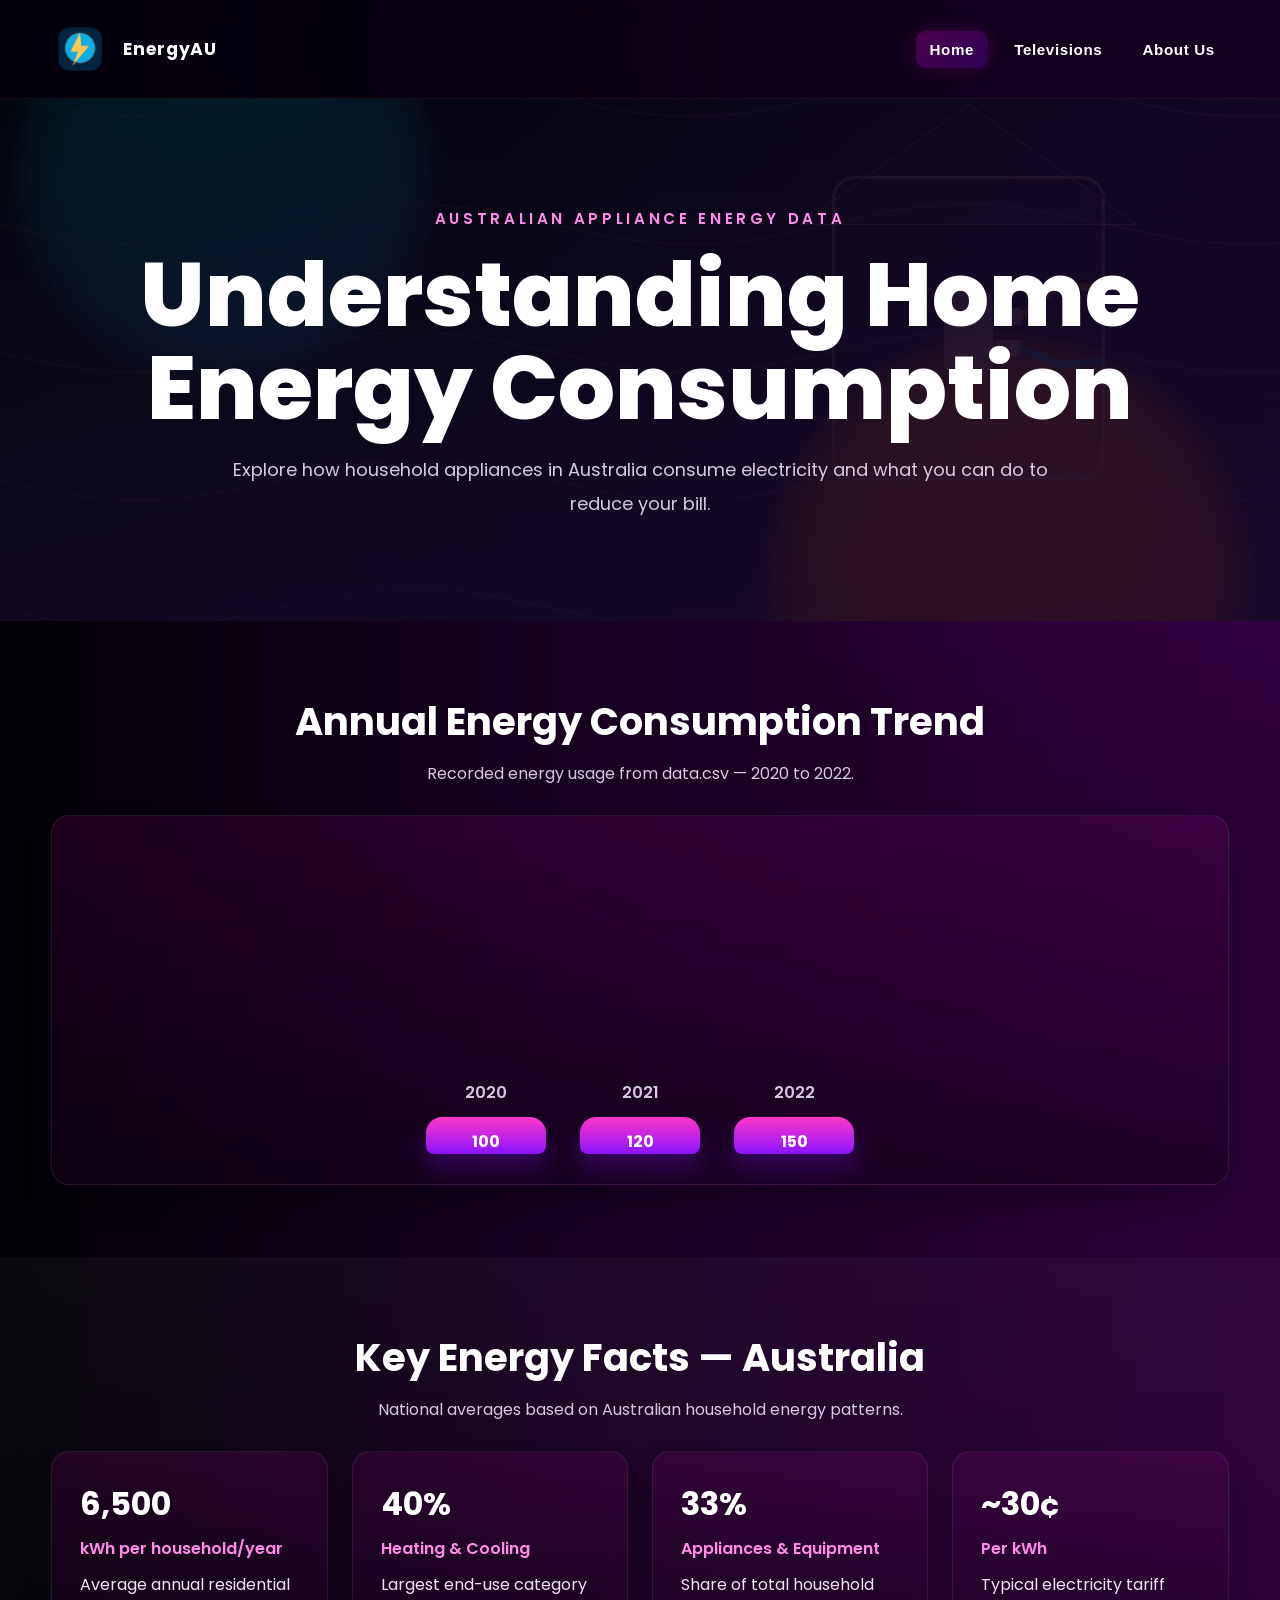
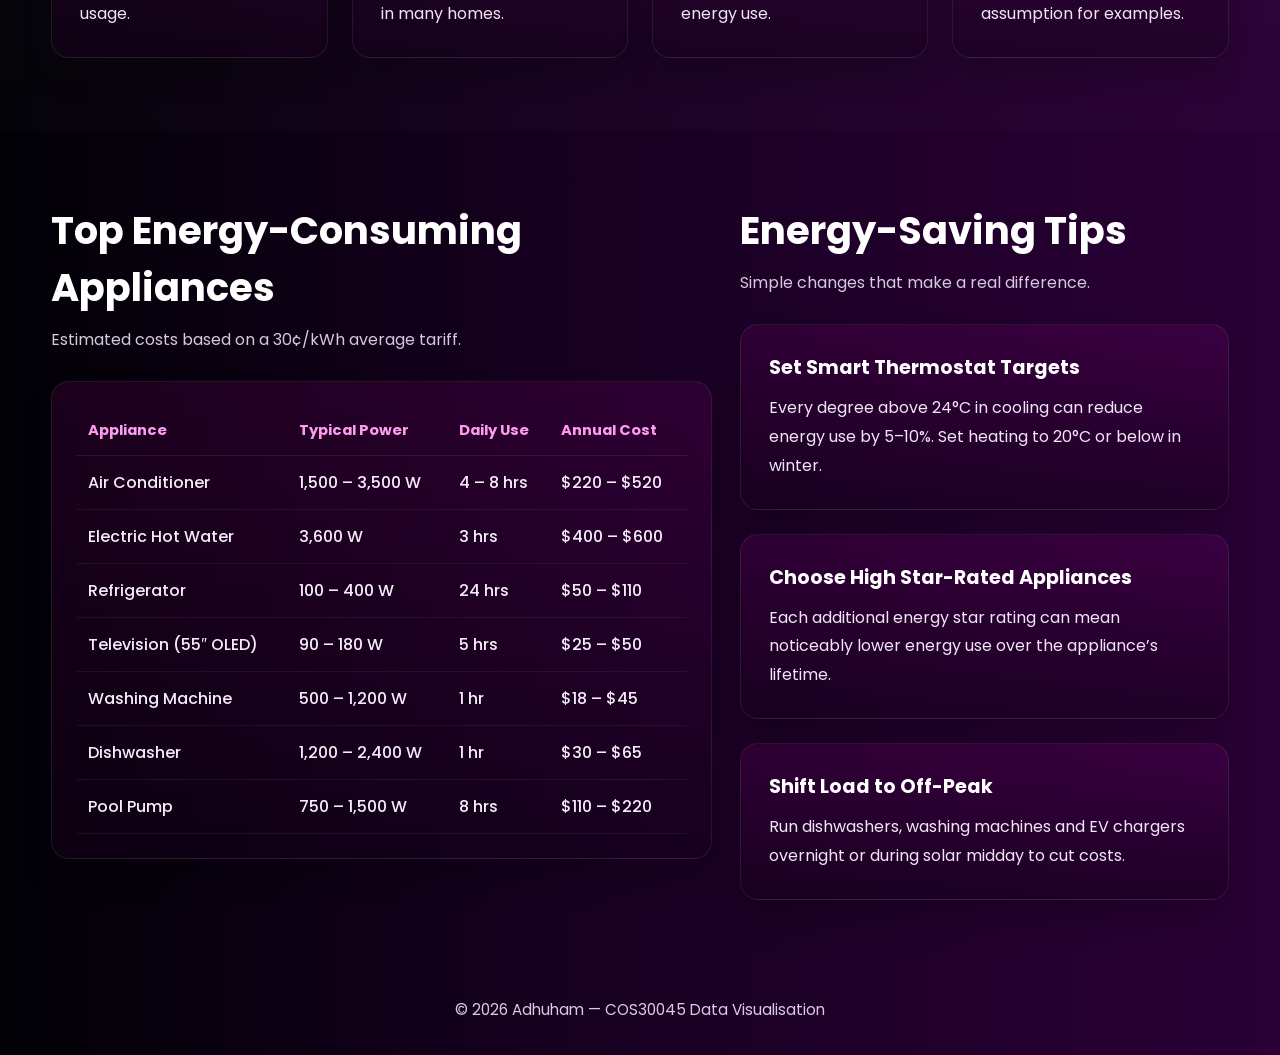
<file: Exercise 0.2/index.html>
<!DOCTYPE html>
<html lang="en">
<head>
  <meta charset="UTF-8" />
  <meta name="viewport" content="width=device-width, initial-scale=1.0" />
  <title>EnergyAU — Home</title>
  <link rel="stylesheet" href="css/styles.css" />
</head>
<body data-page="home">
  <header class="site-header">
    <div class="container header-inner">
      <a class="brand" href="index.html" aria-label="Go to home page">
        <img src="images/PowerIcon.png" alt="EnergyAU logo" class="brand-logo" />
        <span class="brand-name">EnergyAU</span>
      </a>
      <nav class="nav-menu" aria-label="Primary navigation">
        <button class="nav-link" data-link="index.html" data-page="home">Home</button>
        <button class="nav-link" data-link="televisions.html" data-page="televisions">Televisions</button>
        <button class="nav-link" data-link="about.html" data-page="about">About Us</button>
      </nav>
    </div>
  </header>

  <main>
    <section class="hero home-hero">
      <img src="images/hero-home-energy.png" alt="Home energy illustration" class="hero-bg" />
      <div class="hero-overlay"></div>
      <div class="container hero-content centered">
        <p class="eyebrow">Australian Appliance Energy Data</p>
        <h1>Understanding Home Energy Consumption</h1>
        <p class="hero-text">Explore how household appliances in Australia consume electricity and what you can do to reduce your bill.</p>
      </div>
    </section>

    <section class="section">
      <div class="container">
        <div class="section-header">
          <h2>Annual Energy Consumption Trend</h2>
          <p>Recorded energy usage from data.csv — 2020 to 2022.</p>
        </div>
        <div class="chart-card">
          <div class="bars" aria-label="Energy units per year bar chart">
            <div class="bar-wrap"><span class="bar-label">2020</span><div class="bar" style="height: 62%"><span>100</span></div></div>
            <div class="bar-wrap"><span class="bar-label">2021</span><div class="bar" style="height: 75%"><span>120</span></div></div>
            <div class="bar-wrap"><span class="bar-label">2022</span><div class="bar" style="height: 94%"><span>150</span></div></div>
          </div>
        </div>
      </div>
    </section>

    <section class="section alt-section">
      <div class="container">
        <div class="section-header">
          <h2>Key Energy Facts — Australia</h2>
          <p>National averages based on Australian household energy patterns.</p>
        </div>
        <div class="stats-grid">
          <article class="stat-card">
            <strong>6,500</strong>
            <span>kWh per household/year</span>
            <p>Average annual residential usage.</p>
          </article>
          <article class="stat-card">
            <strong>40%</strong>
            <span>Heating & Cooling</span>
            <p>Largest end-use category in many homes.</p>
          </article>
          <article class="stat-card">
            <strong>33%</strong>
            <span>Appliances & Equipment</span>
            <p>Share of total household energy use.</p>
          </article>
          <article class="stat-card">
            <strong>~30¢</strong>
            <span>Per kWh</span>
            <p>Typical electricity tariff assumption for examples.</p>
          </article>
        </div>
      </div>
    </section>

    <section class="section">
      <div class="container two-col">
        <div>
          <div class="section-header left-align">
            <h2>Top Energy-Consuming Appliances</h2>
            <p>Estimated costs based on a 30¢/kWh average tariff.</p>
          </div>
          <div class="table-card">
            <table>
              <thead>
                <tr>
                  <th>Appliance</th>
                  <th>Typical Power</th>
                  <th>Daily Use</th>
                  <th>Annual Cost</th>
                </tr>
              </thead>
              <tbody>
                <tr><td>Air Conditioner</td><td>1,500 – 3,500 W</td><td>4 – 8 hrs</td><td>$220 – $520</td></tr>
                <tr><td>Electric Hot Water</td><td>3,600 W</td><td>3 hrs</td><td>$400 – $600</td></tr>
                <tr><td>Refrigerator</td><td>100 – 400 W</td><td>24 hrs</td><td>$50 – $110</td></tr>
                <tr><td>Television (55″ OLED)</td><td>90 – 180 W</td><td>5 hrs</td><td>$25 – $50</td></tr>
                <tr><td>Washing Machine</td><td>500 – 1,200 W</td><td>1 hr</td><td>$18 – $45</td></tr>
                <tr><td>Dishwasher</td><td>1,200 – 2,400 W</td><td>1 hr</td><td>$30 – $65</td></tr>
                <tr><td>Pool Pump</td><td>750 – 1,500 W</td><td>8 hrs</td><td>$110 – $220</td></tr>
              </tbody>
            </table>
          </div>
        </div>

        <div>
          <div class="section-header left-align">
            <h2>Energy-Saving Tips</h2>
            <p>Simple changes that make a real difference.</p>
          </div>
          <div class="tips-grid single-column">
            <article class="tip-card">
              <h3>Set Smart Thermostat Targets</h3>
              <p>Every degree above 24°C in cooling can reduce energy use by 5–10%. Set heating to 20°C or below in winter.</p>
            </article>
            <article class="tip-card">
              <h3>Choose High Star-Rated Appliances</h3>
              <p>Each additional energy star rating can mean noticeably lower energy use over the appliance’s lifetime.</p>
            </article>
            <article class="tip-card">
              <h3>Shift Load to Off-Peak</h3>
              <p>Run dishwashers, washing machines and EV chargers overnight or during solar midday to cut costs.</p>
            </article>
          </div>
        </div>
      </div>
    </section>
  </main>

  <footer class="site-footer">
    <div class="container footer-inner">
      <p>© <span id="year"></span> Adhuham — COS30045 Data Visualisation</p>
    </div>
  </footer>

  <script src="js/scripts.js"></script>
</body>
</html>
</file>
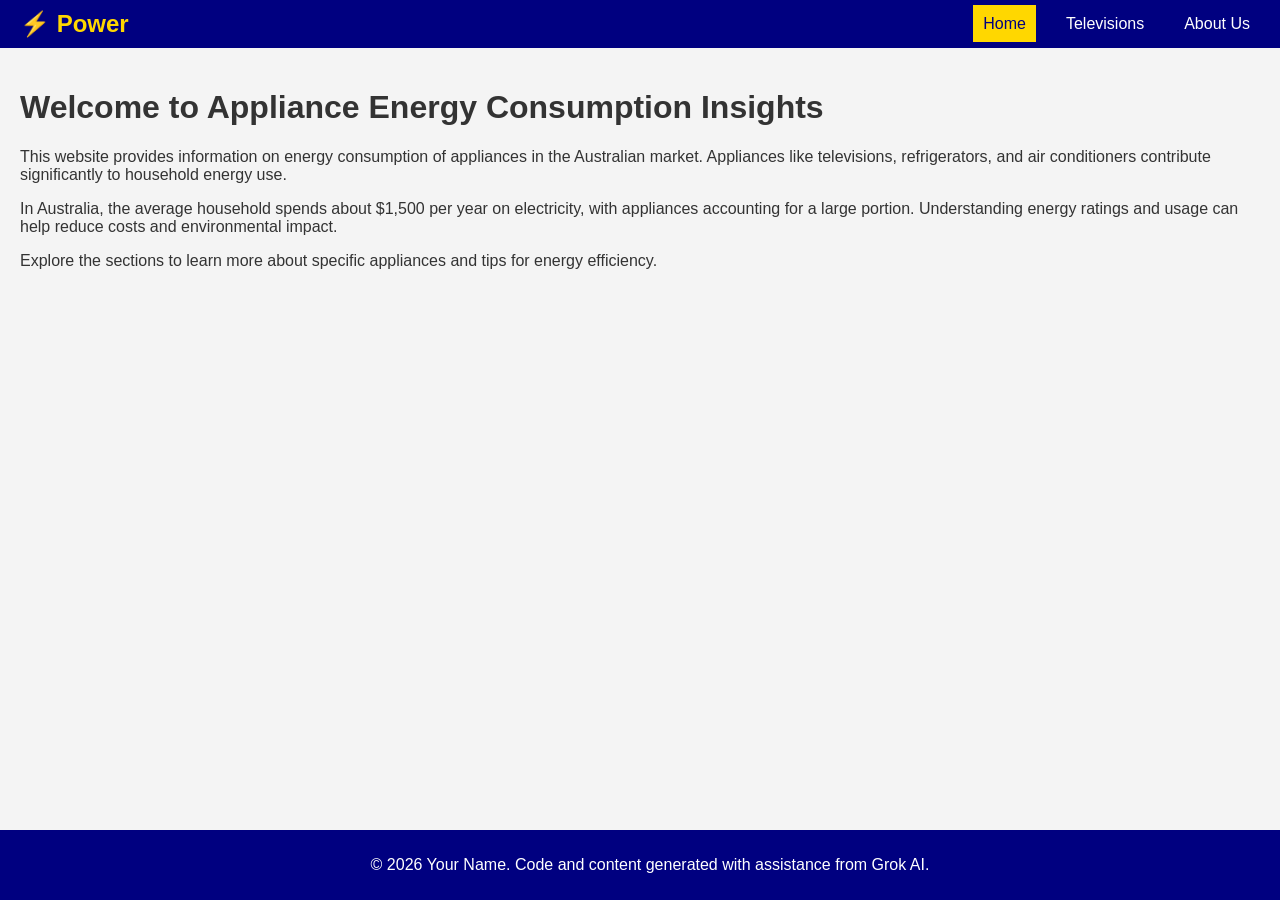
<file: website/index.html>
<!DOCTYPE html>
<html lang="en">
<head>
    <meta charset="UTF-8">
    <meta name="viewport" content="width=device-width, initial-scale=1.0">
    <title>Appliance Energy Consumption</title>
    <link rel="stylesheet" href="style.css">
</head>
<body>
    <header>
        <div class="logo" onclick="goHome()">⚡ Power</div>
        <nav>
            <ul>
                <li><a href="#home" onclick="showPage('home')">Home</a></li>
                <li><a href="#televisions" onclick="showPage('televisions')">Televisions</a></li>
                <li><a href="#about" onclick="showPage('about')">About Us</a></li>
            </ul>
        </nav>
    </header>

    <main>
        <div id="home" class="page active">
            <h1>Welcome to Appliance Energy Consumption Insights</h1>
            <p>This website provides information on energy consumption of appliances in the Australian market. Appliances like televisions, refrigerators, and air conditioners contribute significantly to household energy use.</p>
            <p>In Australia, the average household spends about $1,500 per year on electricity, with appliances accounting for a large portion. Understanding energy ratings and usage can help reduce costs and environmental impact.</p>
            <p>Explore the sections to learn more about specific appliances and tips for energy efficiency.</p>
        </div>

        <div id="televisions" class="page">
            <h1>Television Energy Consumption</h1>
            <p>Televisions are a common appliance in Australian homes. Modern LED TVs are more energy-efficient than older models.</p>
            <p>The average Australian household owns multiple TVs, consuming around 10-15% of household electricity. Choosing energy-rated models can save up to 50% on energy costs.</p>
            <p>Tips: Turn off TVs when not in use, use power-saving modes, and consider screen size for energy efficiency.</p>
        </div>

        <div id="about" class="page">
            <h1>About Us</h1>
            <p>We are dedicated to providing insights into appliance energy consumption in Australia. Our goal is to help consumers make informed decisions to reduce energy bills and environmental footprint.</p>
            <p>This website is part of a data visualization project, showcasing information on household appliances.</p>
        </div>
    </main>

    <footer>
        <p>&copy; 2026 Your Name. Code and content generated with assistance from Grok AI.</p>
    </footer>

    <script src="script.js"></script>
</body>
</html>
</file>
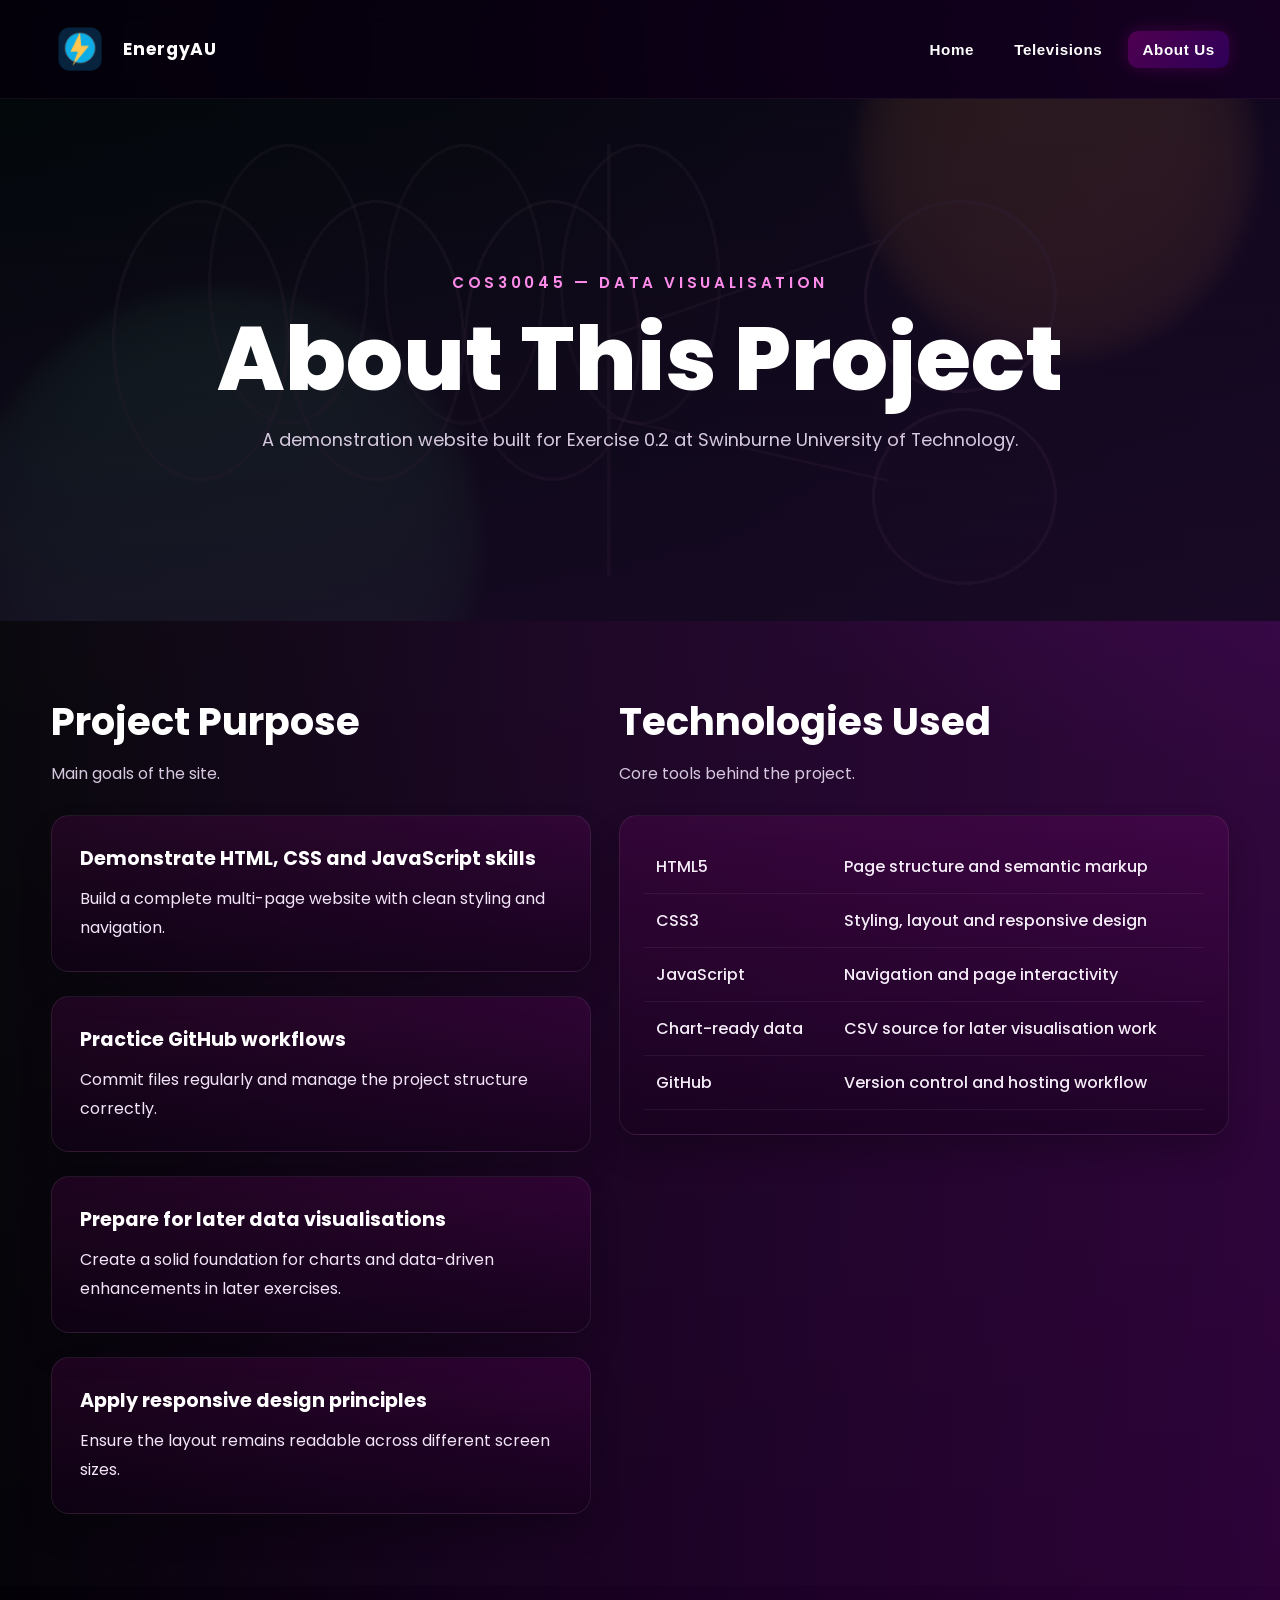
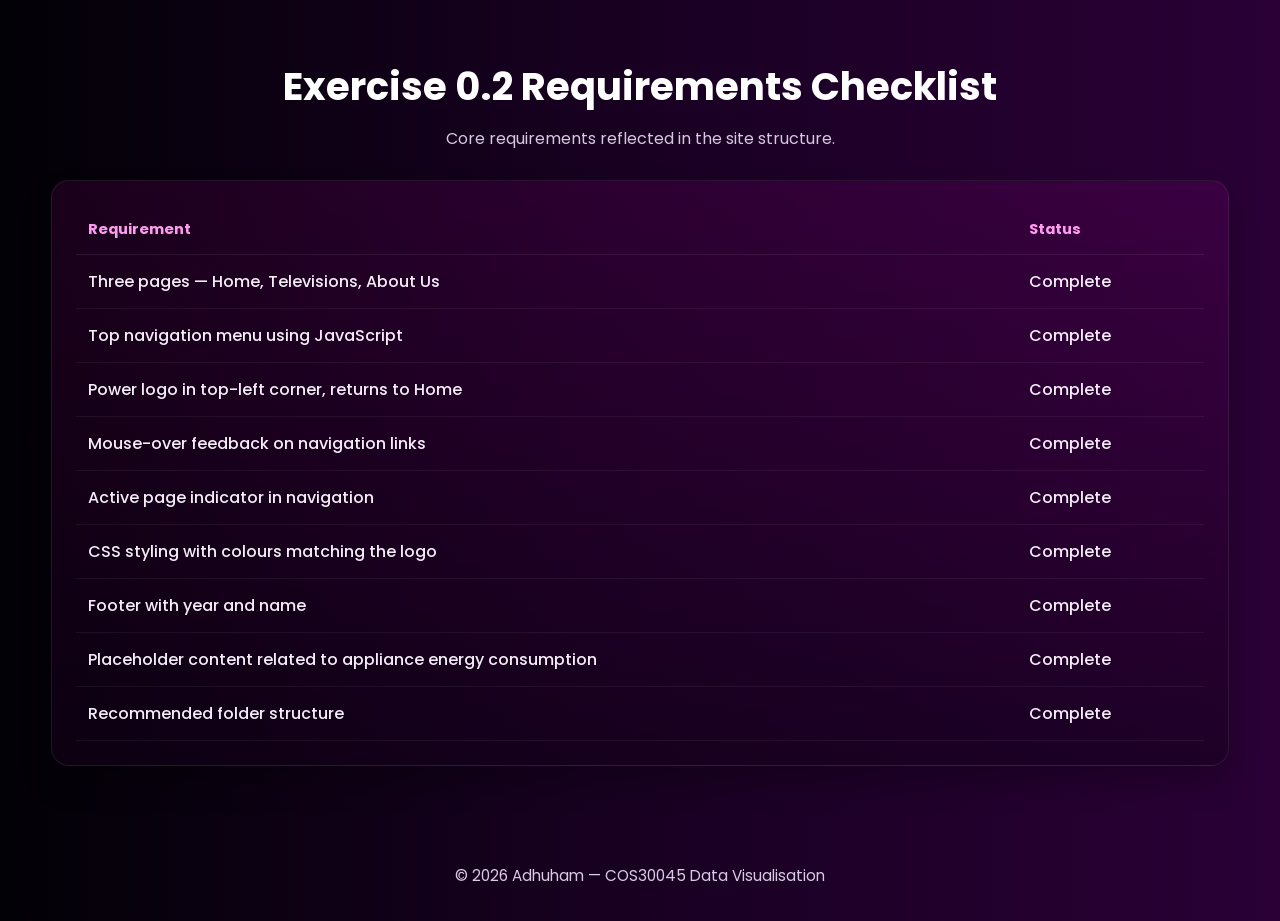
<file: Exercise 0.2/about.html>
<!DOCTYPE html>
<html lang="en">
<head>
  <meta charset="UTF-8" />
  <meta name="viewport" content="width=device-width, initial-scale=1.0" />
  <title>EnergyAU — About Us</title>
  <link rel="stylesheet" href="css/styles.css" />
</head>
<body data-page="about">
  <header class="site-header">
    <div class="container header-inner">
      <a class="brand" href="index.html" aria-label="Go to home page">
        <img src="images/PowerIcon.png" alt="EnergyAU logo" class="brand-logo" />
        <span class="brand-name">EnergyAU</span>
      </a>
      <nav class="nav-menu" aria-label="Primary navigation">
        <button class="nav-link" data-link="index.html" data-page="home">Home</button>
        <button class="nav-link" data-link="televisions.html" data-page="televisions">Televisions</button>
        <button class="nav-link" data-link="about.html" data-page="about">About Us</button>
      </nav>
    </div>
  </header>

  <main>
    <section class="hero about-hero">
      <img src="images/hero-about-sustainability.png" alt="Sustainability illustration" class="hero-bg" />
      <div class="hero-overlay"></div>
      <div class="container hero-content centered">
        <p class="eyebrow">COS30045 — Data Visualisation</p>
        <h1>About This Project</h1>
        <p class="hero-text">A demonstration website built for Exercise 0.2 at Swinburne University of Technology.</p>
      </div>
    </section>

    <section class="section alt-section">
      <div class="container two-col">
        <div>
          <div class="section-header left-align">
            <h2>Project Purpose</h2>
            <p>Main goals of the site.</p>
          </div>
          <div class="tips-grid single-column">
            <article class="tip-card"><h3>Demonstrate HTML, CSS and JavaScript skills</h3><p>Build a complete multi-page website with clean styling and navigation.</p></article>
            <article class="tip-card"><h3>Practice GitHub workflows</h3><p>Commit files regularly and manage the project structure correctly.</p></article>
            <article class="tip-card"><h3>Prepare for later data visualisations</h3><p>Create a solid foundation for charts and data-driven enhancements in later exercises.</p></article>
            <article class="tip-card"><h3>Apply responsive design principles</h3><p>Ensure the layout remains readable across different screen sizes.</p></article>
          </div>
        </div>

        <div>
          <div class="section-header left-align">
            <h2>Technologies Used</h2>
            <p>Core tools behind the project.</p>
          </div>
          <div class="table-card">
            <table>
              <tbody>
                <tr><th>HTML5</th><td>Page structure and semantic markup</td></tr>
                <tr><th>CSS3</th><td>Styling, layout and responsive design</td></tr>
                <tr><th>JavaScript</th><td>Navigation and page interactivity</td></tr>
                <tr><th>Chart-ready data</th><td>CSV source for later visualisation work</td></tr>
                <tr><th>GitHub</th><td>Version control and hosting workflow</td></tr>
              </tbody>
            </table>
          </div>
        </div>
      </div>
    </section>

    <section class="section">
      <div class="container">
        <div class="section-header">
          <h2>Exercise 0.2 Requirements Checklist</h2>
          <p>Core requirements reflected in the site structure.</p>
        </div>
        <div class="table-card wide-card">
          <table>
            <thead>
              <tr><th>Requirement</th><th>Status</th></tr>
            </thead>
            <tbody>
              <tr><td>Three pages — Home, Televisions, About Us</td><td>Complete</td></tr>
              <tr><td>Top navigation menu using JavaScript</td><td>Complete</td></tr>
              <tr><td>Power logo in top-left corner, returns to Home</td><td>Complete</td></tr>
              <tr><td>Mouse-over feedback on navigation links</td><td>Complete</td></tr>
              <tr><td>Active page indicator in navigation</td><td>Complete</td></tr>
              <tr><td>CSS styling with colours matching the logo</td><td>Complete</td></tr>
              <tr><td>Footer with year and name</td><td>Complete</td></tr>
              <tr><td>Placeholder content related to appliance energy consumption</td><td>Complete</td></tr>
              <tr><td>Recommended folder structure</td><td>Complete</td></tr>
            </tbody>
          </table>
        </div>
      </div>
    </section>
  </main>

  <footer class="site-footer">
    <div class="container footer-inner">
      <p>© <span id="year"></span> Adhuham — COS30045 Data Visualisation</p>
    </div>
  </footer>

  <script src="js/scripts.js"></script>
</body>
</html>
</file>
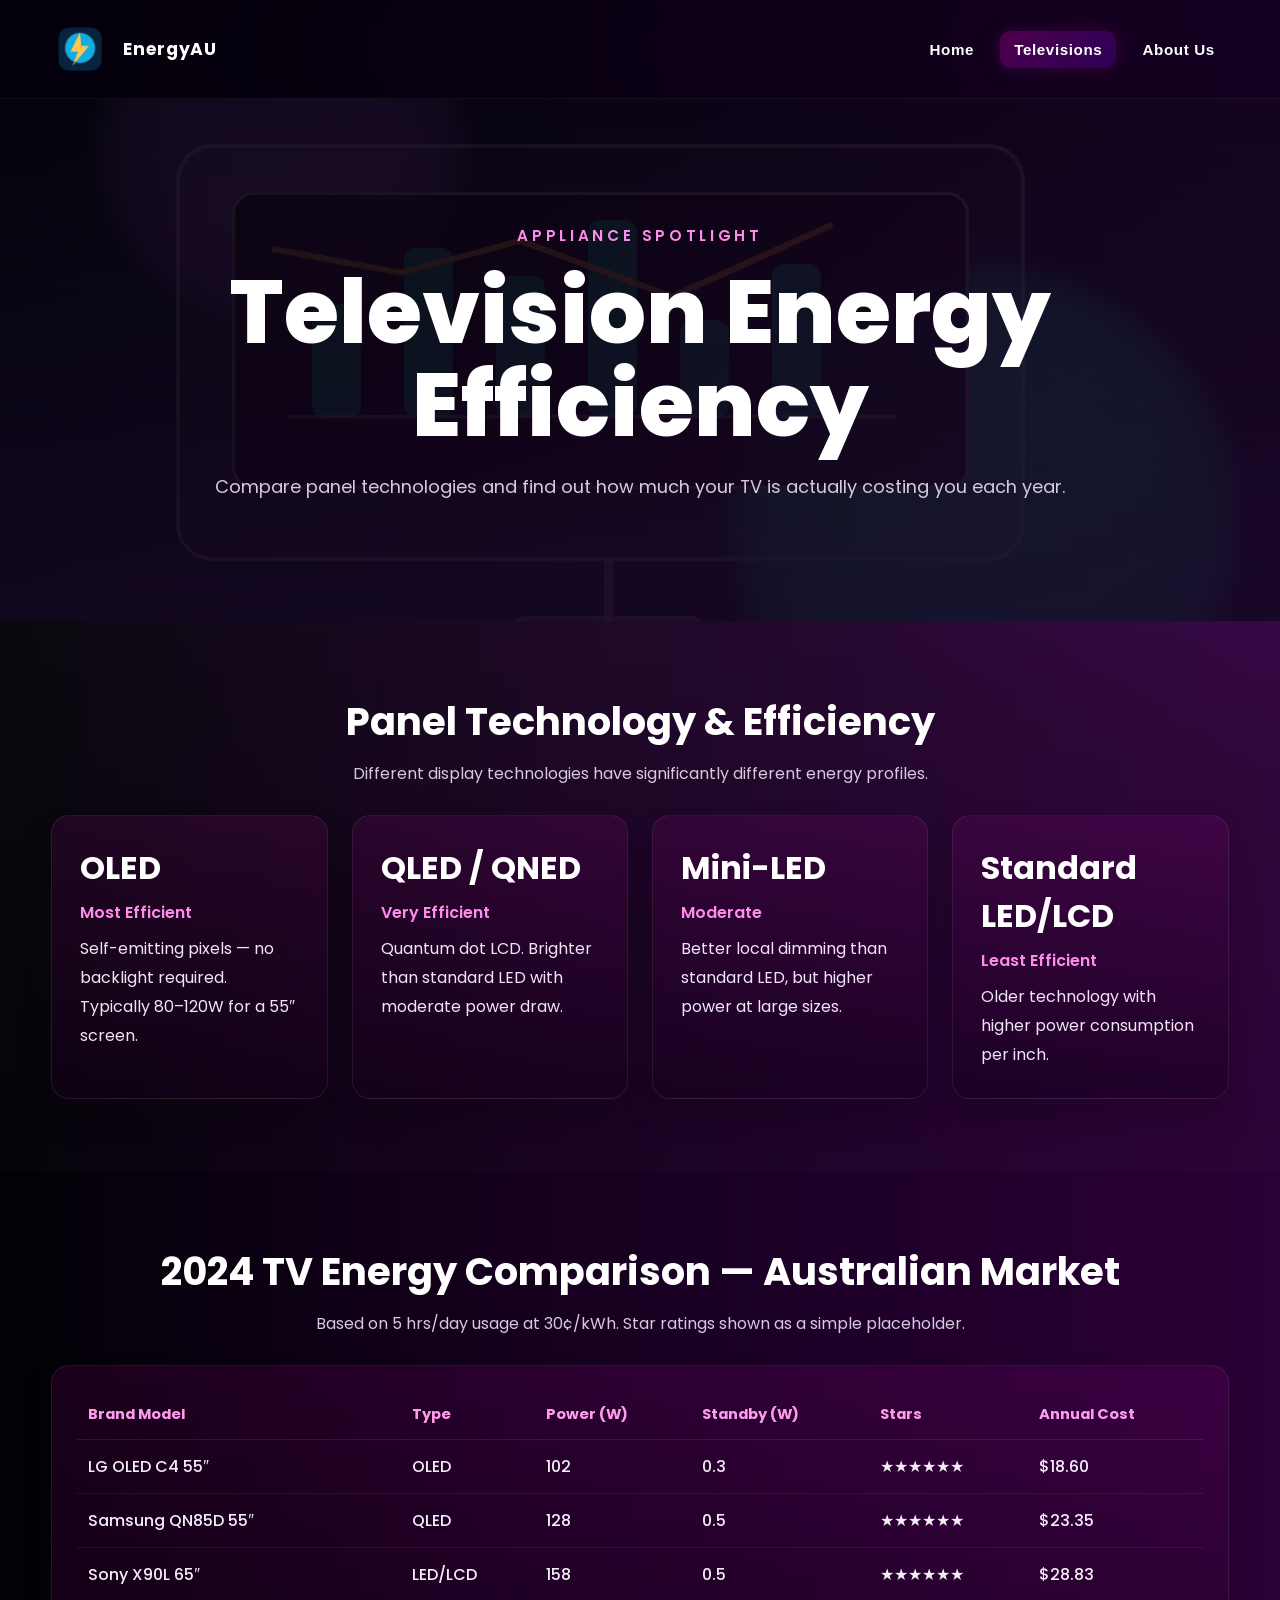
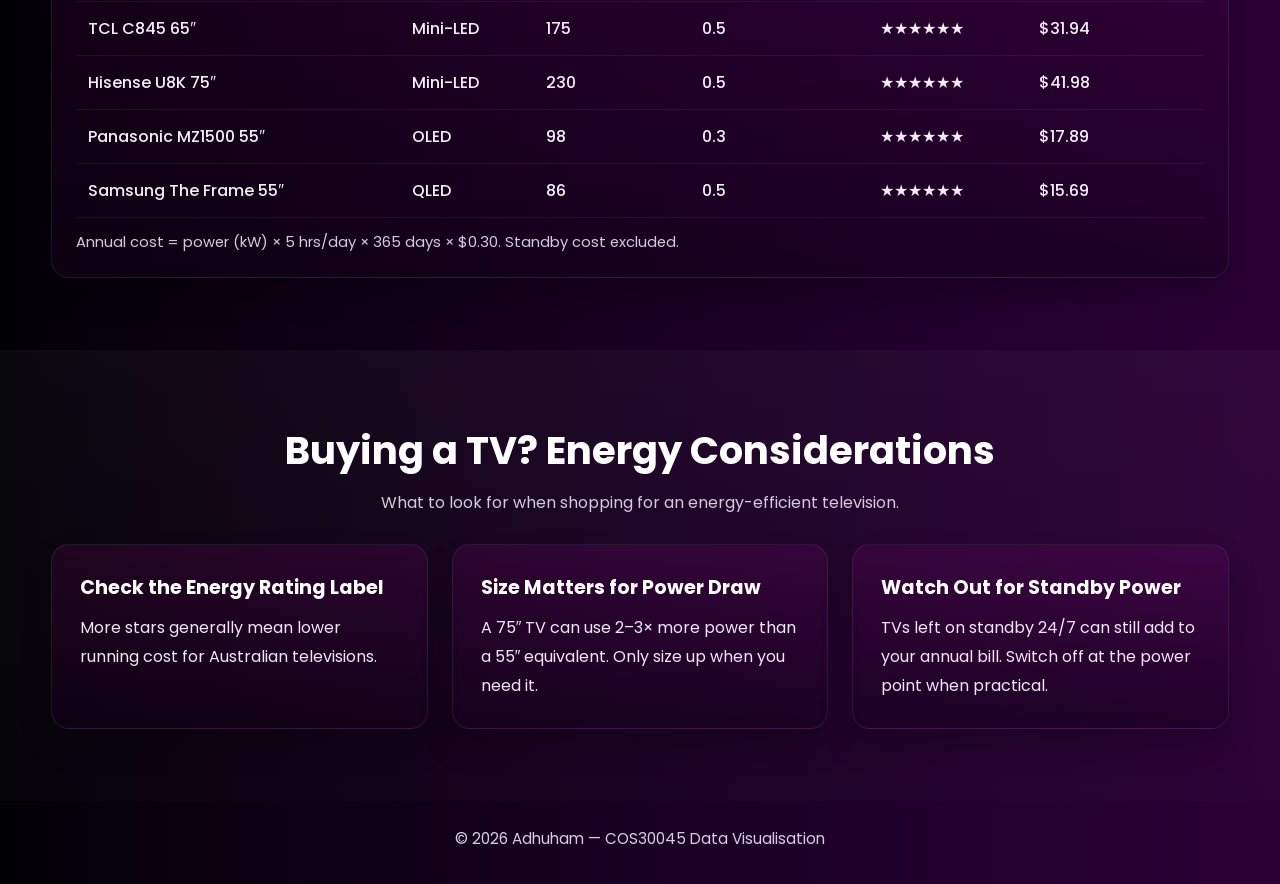
<file: Exercise 0.2/televisions.html>
<!DOCTYPE html>
<html lang="en">
<head>
  <meta charset="UTF-8" />
  <meta name="viewport" content="width=device-width, initial-scale=1.0" />
  <title>EnergyAU — Televisions</title>
  <link rel="stylesheet" href="css/styles.css" />
</head>
<body data-page="televisions">
  <header class="site-header">
    <div class="container header-inner">
      <a class="brand" href="index.html" aria-label="Go to home page">
        <img src="images/PowerIcon.png" alt="EnergyAU logo" class="brand-logo" />
        <span class="brand-name">EnergyAU</span>
      </a>
      <nav class="nav-menu" aria-label="Primary navigation">
        <button class="nav-link" data-link="index.html" data-page="home">Home</button>
        <button class="nav-link" data-link="televisions.html" data-page="televisions">Televisions</button>
        <button class="nav-link" data-link="about.html" data-page="about">About Us</button>
      </nav>
    </div>
  </header>

  <main>
    <section class="hero tv-hero">
      <img src="images/hero-television-efficiency.png" alt="Television efficiency illustration" class="hero-bg" />
      <div class="hero-overlay"></div>
      <div class="container hero-content centered">
        <p class="eyebrow">Appliance Spotlight</p>
        <h1>Television Energy Efficiency</h1>
        <p class="hero-text">Compare panel technologies and find out how much your TV is actually costing you each year.</p>
      </div>
    </section>

    <section class="section alt-section">
      <div class="container">
        <div class="section-header">
          <h2>Panel Technology & Efficiency</h2>
          <p>Different display technologies have significantly different energy profiles.</p>
        </div>
        <div class="stats-grid">
          <article class="stat-card"><strong>OLED</strong><span>Most Efficient</span><p>Self-emitting pixels — no backlight required. Typically 80–120W for a 55″ screen.</p></article>
          <article class="stat-card"><strong>QLED / QNED</strong><span>Very Efficient</span><p>Quantum dot LCD. Brighter than standard LED with moderate power draw.</p></article>
          <article class="stat-card"><strong>Mini-LED</strong><span>Moderate</span><p>Better local dimming than standard LED, but higher power at large sizes.</p></article>
          <article class="stat-card"><strong>Standard LED/LCD</strong><span>Least Efficient</span><p>Older technology with higher power consumption per inch.</p></article>
        </div>
      </div>
    </section>

    <section class="section">
      <div class="container">
        <div class="section-header">
          <h2>2024 TV Energy Comparison — Australian Market</h2>
          <p>Based on 5 hrs/day usage at 30¢/kWh. Star ratings shown as a simple placeholder.</p>
        </div>
        <div class="table-card wide-card">
          <table>
            <thead>
              <tr>
                <th>Brand Model</th>
                <th>Type</th>
                <th>Power (W)</th>
                <th>Standby (W)</th>
                <th>Stars</th>
                <th>Annual Cost</th>
              </tr>
            </thead>
            <tbody>
              <tr><td>LG OLED C4 55″</td><td>OLED</td><td>102</td><td>0.3</td><td>★★★★★★</td><td>$18.60</td></tr>
              <tr><td>Samsung QN85D 55″</td><td>QLED</td><td>128</td><td>0.5</td><td>★★★★★★</td><td>$23.35</td></tr>
              <tr><td>Sony X90L 65″</td><td>LED/LCD</td><td>158</td><td>0.5</td><td>★★★★★★</td><td>$28.83</td></tr>
              <tr><td>TCL C845 65″</td><td>Mini-LED</td><td>175</td><td>0.5</td><td>★★★★★★</td><td>$31.94</td></tr>
              <tr><td>Hisense U8K 75″</td><td>Mini-LED</td><td>230</td><td>0.5</td><td>★★★★★★</td><td>$41.98</td></tr>
              <tr><td>Panasonic MZ1500 55″</td><td>OLED</td><td>98</td><td>0.3</td><td>★★★★★★</td><td>$17.89</td></tr>
              <tr><td>Samsung The Frame 55″</td><td>QLED</td><td>86</td><td>0.5</td><td>★★★★★★</td><td>$15.69</td></tr>
            </tbody>
          </table>
          <p class="table-note">Annual cost = power (kW) × 5 hrs/day × 365 days × $0.30. Standby cost excluded.</p>
        </div>
      </div>
    </section>

    <section class="section alt-section">
      <div class="container">
        <div class="section-header">
          <h2>Buying a TV? Energy Considerations</h2>
          <p>What to look for when shopping for an energy-efficient television.</p>
        </div>
        <div class="tips-grid">
          <article class="tip-card"><h3>Check the Energy Rating Label</h3><p>More stars generally mean lower running cost for Australian televisions.</p></article>
          <article class="tip-card"><h3>Size Matters for Power Draw</h3><p>A 75″ TV can use 2–3× more power than a 55″ equivalent. Only size up when you need it.</p></article>
          <article class="tip-card"><h3>Watch Out for Standby Power</h3><p>TVs left on standby 24/7 can still add to your annual bill. Switch off at the power point when practical.</p></article>
        </div>
      </div>
    </section>
  </main>

  <footer class="site-footer">
    <div class="container footer-inner">
      <p>© <span id="year"></span> Adhuham — COS30045 Data Visualisation</p>
    </div>
  </footer>

  <script src="js/scripts.js"></script>
</body>
</html>
</file>
<file: Exercise 0.2/css/styles.css>
@import url('https://fonts.googleapis.com/css2?family=Poppins:wght@400;500;600;700;800&display=swap');

* {
  margin: 0;
  padding: 0;
  box-sizing: border-box;
}

:root {
  --bg-1: #05010c;
  --bg-2: #180022;
  --bg-3: #2d003b;
  --accent-1: #d100b8;
  --accent-2: #7a00ff;
  --accent-3: #ff4fd8;
  --text: #ffffff;
  --muted: #d6c9df;
  --panel: rgba(255, 255, 255, 0.06);
  --panel-2: rgba(255, 255, 255, 0.09);
  --border: rgba(255, 255, 255, 0.08);
}

html {
  scroll-behavior: smooth;
}

body {
  font-family: 'Poppins', sans-serif;
  min-height: 100vh;
  color: var(--text);
  background:
    radial-gradient(circle at top right, rgba(180, 0, 255, 0.22), transparent 28%),
    linear-gradient(90deg, #020106 0%, #170020 45%, #2a0036 100%);
  overflow-x: hidden;
}

img {
  display: block;
  max-width: 100%;
}

.container {
  width: min(1240px, 92%);
  margin: 0 auto;
}

.site-header {
  position: sticky;
  top: 0;
  z-index: 1000;
  backdrop-filter: blur(12px);
  background: rgba(5, 1, 12, 0.75);
  border-bottom: 1px solid rgba(255,255,255,0.05);
}

.header-inner {
  display: flex;
  align-items: center;
  justify-content: space-between;
  gap: 20px;
  padding: 20px 0;
}

.brand {
  display: inline-flex;
  align-items: center;
  gap: 14px;
  color: white;
  text-decoration: none;
}

.brand-logo {
  width: 58px;
  height: 58px;
  object-fit: contain;
}

.brand-name {
  font-weight: 700;
  font-size: 1.08rem;
  letter-spacing: 0.04em;
}

.nav-menu {
  display: flex;
  gap: 12px;
  flex-wrap: wrap;
}

.nav-link {
  border: none;
  background: transparent;
  color: #ffffff;
  font-size: 0.95rem;
  font-weight: 600;
  letter-spacing: 0.04em;
  cursor: pointer;
  padding: 10px 14px;
  border-radius: 10px;
  transition: all 0.25s ease;
}

.nav-link:hover {
  color: #ff7ee5;
  background: rgba(255, 255, 255, 0.05);
}

.nav-link.active {
  color: #ffffff;
  background: linear-gradient(135deg, rgba(209, 0, 184, 0.32), rgba(122, 0, 255, 0.25));
  box-shadow: 0 0 18px rgba(209, 0, 184, 0.22);
}

.hero {
  position: relative;
  min-height: 58vh;
  display: flex;
  align-items: center;
  overflow: hidden;
}

.hero-bg {
  position: absolute;
  inset: 0;
  width: 100%;
  height: 100%;
  object-fit: cover;
  opacity: 0.34;
}

.hero-overlay {
  position: absolute;
  inset: 0;
  background: linear-gradient(180deg, rgba(2, 1, 6, 0.65), rgba(21, 0, 28, 0.75));
}

.hero-content {
  position: relative;
  z-index: 2;
  padding: 76px 0 68px;
}

.centered {
  text-align: center;
}

.eyebrow {
  color: #ff8cea;
  font-size: 0.95rem;
  font-weight: 600;
  letter-spacing: 0.24em;
  text-transform: uppercase;
  margin-bottom: 18px;
}

.hero h1 {
  font-size: clamp(2.8rem, 7vw, 5.8rem);
  line-height: 1.04;
  margin-bottom: 18px;
  font-weight: 800;
}

.hero-text {
  max-width: 860px;
  margin: 0 auto;
  font-size: 1.12rem;
  line-height: 1.9;
  color: var(--muted);
}

.section {
  padding: 72px 0;
}

.alt-section {
  background: linear-gradient(180deg, rgba(255,255,255,0.03), rgba(255,255,255,0.01));
}

.section-header {
  margin-bottom: 28px;
  text-align: center;
}

.left-align {
  text-align: left;
}

.section-header h2 {
  font-size: clamp(1.8rem, 3vw, 2.6rem);
  margin-bottom: 10px;
}

.section-header p {
  color: var(--muted);
  line-height: 1.7;
}

.chart-card,
.table-card,
.stat-card,
.tip-card {
  background: linear-gradient(180deg, rgba(194, 0, 168, 0.12) 0%, rgba(20, 0, 26, 0.5) 100%);
  border: 1px solid var(--border);
  border-radius: 18px;
  box-shadow: 0 18px 30px rgba(0, 0, 0, 0.22);
}

.chart-card,
.table-card {
  padding: 24px;
}

.wide-card {
  overflow-x: auto;
}

.bars {
  height: 320px;
  display: flex;
  justify-content: center;
  align-items: end;
  gap: 34px;
  padding: 20px 10px 6px;
}

.bar-wrap {
  width: 120px;
  display: flex;
  flex-direction: column;
  align-items: center;
  gap: 12px;
}

.bar-label {
  color: var(--muted);
  font-weight: 600;
}

.bar {
  width: 100%;
  border-radius: 16px 16px 8px 8px;
  background: linear-gradient(180deg, #ff37c7 0%, #8a14ff 100%);
  display: flex;
  align-items: flex-start;
  justify-content: center;
  padding-top: 12px;
  box-shadow: 0 14px 24px rgba(138, 20, 255, 0.28);
}

.bar span {
  font-weight: 700;
}

.stats-grid,
.tips-grid {
  display: grid;
  gap: 24px;
}

.stats-grid {
  grid-template-columns: repeat(4, 1fr);
}

.tips-grid {
  grid-template-columns: repeat(3, 1fr);
}

.single-column {
  grid-template-columns: 1fr;
}

.stat-card,
.tip-card {
  padding: 28px;
}

.stat-card strong {
  display: block;
  font-size: 2rem;
  margin-bottom: 8px;
  color: #ffffff;
}

.stat-card span {
  display: block;
  font-weight: 600;
  color: #ff8cea;
  margin-bottom: 10px;
}

.stat-card p,
.tip-card p {
  color: #f1e5f7;
  line-height: 1.8;
}

.tip-card h3 {
  font-size: 1.2rem;
  margin-bottom: 12px;
}

.two-col {
  display: grid;
  grid-template-columns: 1.35fr 1fr;
  gap: 28px;
}

table {
  width: 100%;
  border-collapse: collapse;
  min-width: 560px;
}

thead th {
  text-align: left;
  padding: 14px 12px;
  font-size: 0.92rem;
  color: #ff9bef;
  border-bottom: 1px solid rgba(255,255,255,0.08);
}

tbody td,
tbody th {
  text-align: left;
  padding: 14px 12px;
  border-bottom: 1px solid rgba(255,255,255,0.06);
  color: #f4ecf7;
  font-weight: 500;
}

.table-note {
  margin-top: 14px;
  color: var(--muted);
  font-size: 0.92rem;
}

.site-footer {
  padding: 26px 0 34px;
}

.footer-inner {
  text-align: center;
  color: #d9cbe3;
  font-size: 0.95rem;
}

@media (max-width: 1100px) {
  .stats-grid {
    grid-template-columns: repeat(2, 1fr);
  }

  .tips-grid {
    grid-template-columns: 1fr;
  }

  .two-col {
    grid-template-columns: 1fr;
  }
}

@media (max-width: 760px) {
  .header-inner {
    flex-direction: column;
    align-items: flex-start;
  }

  .nav-menu {
    width: 100%;
  }

  .stats-grid {
    grid-template-columns: 1fr;
  }

  .section {
    padding: 54px 0;
  }

  .hero-content {
    padding: 58px 0 48px;
  }
}
</file>
<file: website/style.css>
/* Website Styles */

body {
    font-family: Arial, sans-serif;
    margin: 0;
    padding: 0;
    background-color: #f4f4f4;
    color: #333;
}

header {
    background-color: #000080; /* Navy blue */
    color: #FFFFFF;
    padding: 10px 20px;
    display: flex;
    align-items: center;
}

.logo {
    font-size: 24px;
    font-weight: bold;
    color: #FFD700; /* Gold */
    cursor: pointer;
    margin-right: 20px;
}

nav {
    flex-grow: 1;
    text-align: right;
}

nav ul {
    list-style: none;
    margin: 0;
    padding: 0;
    display: flex;
    justify-content: flex-end;
}

nav li {
    margin-left: 20px;
}

nav a {
    color: #FFFFFF;
    text-decoration: none;
    padding: 10px;
    transition: background-color 0.3s;
}

nav a:hover {
    background-color: #FFD700; /* Gold on hover */
    color: #000080;
}

nav a.active {
    background-color: #FFD700;
    color: #000080;
}

main {
    padding: 20px;
    min-height: 400px;
}

.page {
    display: none;
}

.page.active {
    display: block;
}

footer {
    background-color: #000080;
    color: #FFFFFF;
    text-align: center;
    padding: 10px;
    position: fixed;
    bottom: 0;
    width: 100%;
}
</file>
